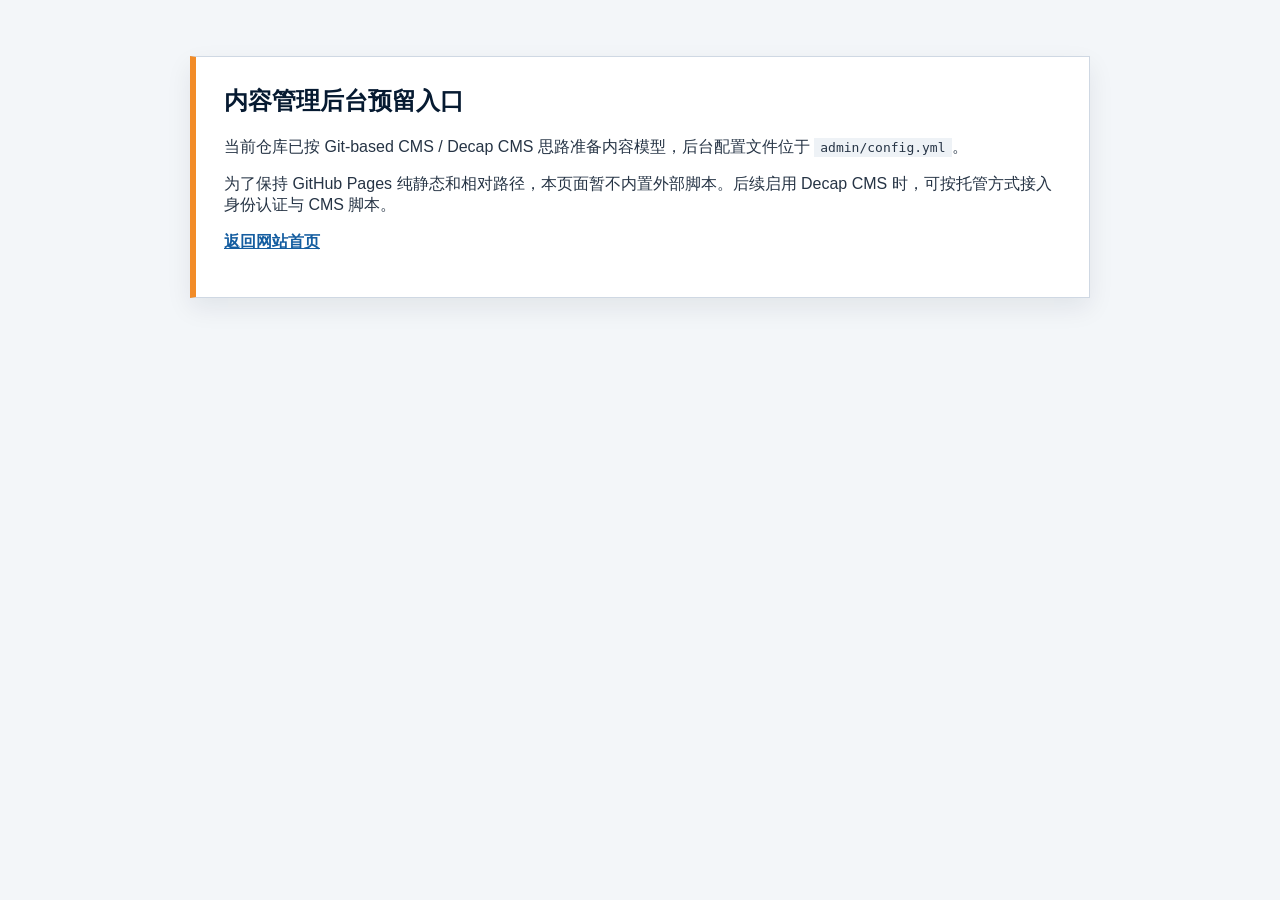
<file: admin/index.html>
<!doctype html>
<html lang="zh-CN">
  <head>
    <meta charset="utf-8" />
    <meta name="viewport" content="width=device-width, initial-scale=1" />
    <title>内容管理后台｜二里半智能制造有限公司</title>
    <style>
      body {
        margin: 0;
        font-family: Arial, "Microsoft YaHei", sans-serif;
        background: #f3f6f9;
        color: #263445;
      }
      main {
        width: min(900px, 100%);
        margin: 0 auto;
        padding: 56px 18px;
      }
      .panel {
        background: #fff;
        border: 1px solid #cfd8e3;
        border-left: 6px solid #f28c28;
        padding: 28px;
        box-shadow: 0 10px 24px rgba(14, 30, 48, 0.08);
      }
      h1 {
        color: #061a31;
        margin-top: 0;
      }
      code {
        background: #eef2f6;
        padding: 2px 6px;
      }
      a {
        color: #145da0;
        font-weight: 700;
      }
    </style>
  </head>
  <body>
    <main>
      <section class="panel">
        <h1>内容管理后台预留入口</h1>
        <p>
          当前仓库已按 Git-based CMS / Decap CMS
          思路准备内容模型，后台配置文件位于 <code>admin/config.yml</code>。
        </p>
        <p>
          为了保持 GitHub Pages
          纯静态和相对路径，本页面暂不内置外部脚本。后续启用 Decap CMS
          时，可按托管方式接入身份认证与 CMS 脚本。
        </p>
        <p><a href="../index.html">返回网站首页</a></p>
      </section>
    </main>
  </body>
</html>
</file>
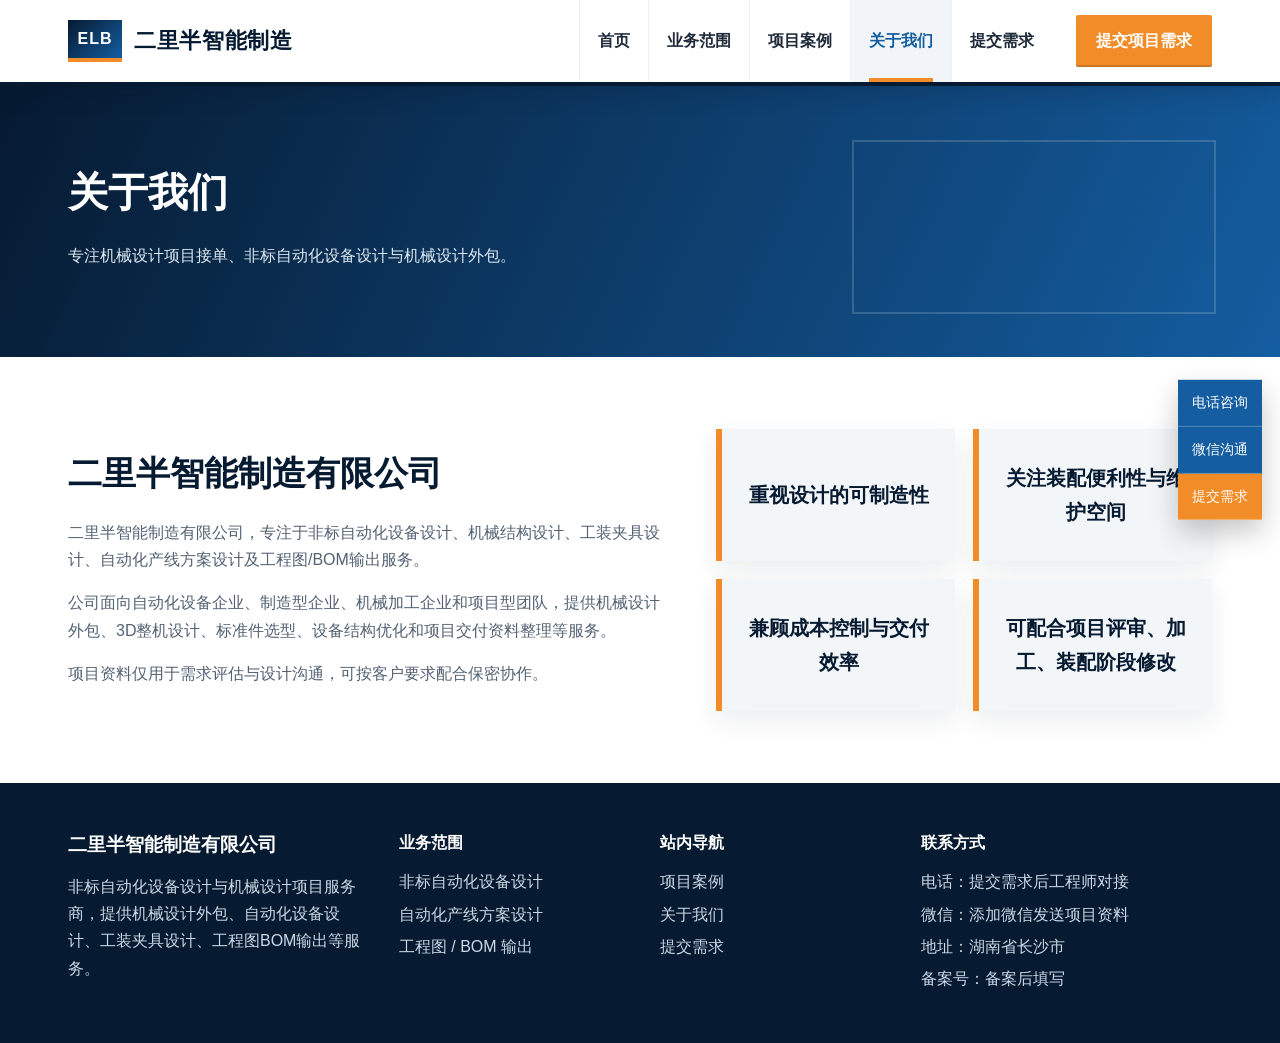
<file: about.html>
<!doctype html>
<html lang="zh-CN">
  <head>
    <meta charset="utf-8" />
    <meta name="viewport" content="width=device-width, initial-scale=1" />
    <title>关于我们｜二里半智能制造有限公司</title>
    <meta
      name="description"
      content="二里半智能制造有限公司专注非标自动化设备设计、机械设计外包、工程图/BOM输出。"
    />
    <link rel="stylesheet" href="assets/css/style.css" />
  </head>
  <body data-page="about">
    <header class="site-header">
      <div class="container header-inner">
        <a class="logo" href="index.html"
          ><span class="logo-mark">ELB</span><strong>二里半智能制造</strong></a
        >
        <button class="menu-toggle" aria-label="打开导航" aria-expanded="false">
          ☰
        </button>
        <nav class="main-nav">
          <a data-nav="home" href="index.html">首页</a>
          <a data-nav="services" href="services.html">业务范围</a>
          <a data-nav="cases" href="cases.html">项目案例</a>
          <a data-nav="about" href="about.html">关于我们</a>
          <a data-nav="contact" href="contact.html">提交需求</a>
        </nav>
        <a class="nav-cta" href="contact.html">提交项目需求</a>
      </div>
    </header>
    <main>
      <section class="page-hero">
        <div class="container">
          <h1>关于我们</h1>
          <p>专注机械设计项目接单、非标自动化设备设计与机械设计外包。</p>
        </div>
      </section>
      <section class="section about-home">
        <div class="container about-layout">
          <div class="about-copy">
            <h2>二里半智能制造有限公司</h2>
            <p>
              二里半智能制造有限公司，专注于非标自动化设备设计、机械结构设计、工装夹具设计、自动化产线方案设计及工程图/BOM输出服务。
            </p>
            <p>
              公司面向自动化设备企业、制造型企业、机械加工企业和项目型团队，提供机械设计外包、3D整机设计、标准件选型、设备结构优化和项目交付资料整理等服务。
            </p>
            <p>
              我们重视设计的可制造性、装配便利性、维护空间和成本控制，帮助客户提升项目设计效率，降低内部设计压力，加快项目交付进度。
            </p>
          </div>
          <div class="capability-grid">
            <div>非标自动化设计</div>
            <div>整机3D设计</div>
            <div>工程图/BOM输出</div>
            <div>项目修改配合</div>
          </div>
        </div>
      </section>
    </main>
    <footer class="footer">
      <div class="container footer-grid">
        <div>
          <h3>二里半智能制造有限公司</h3>
          <p>
            非标自动化设备设计与机械设计项目服务商，提供机械设计外包、自动化设备设计、工装夹具设计、工程图BOM输出等服务。
          </p>
        </div>
        <div>
          <h4>业务范围</h4>
          <a href="services.html">非标自动化设备设计</a>
          <a href="services.html">自动化产线方案设计</a>
          <a href="services.html">工程图 / BOM 输出</a>
        </div>
        <div>
          <h4>站内导航</h4>
          <a href="cases.html">项目案例</a>
          <a href="about.html">关于我们</a>
          <a href="contact.html">提交需求</a>
        </div>
        <div>
          <h4>联系方式</h4>
          <p>电话：提交需求后工程师对接</p>
          <p>微信：添加微信发送项目资料</p>
          <p>地址：湖南省长沙市</p>
          <p>备案号：备案后填写</p>
        </div>
      </div>
    </footer>
    <div class="float-contact">
      <a href="tel:#">电话咨询</a><a href="javascript:void(0)">微信沟通</a
      ><a href="contact.html">提交需求</a>
    </div>
    <button class="back-top" aria-label="返回顶部">↑</button>
    <script src="assets/js/main.js"></script>
  </body>
</html>
</file>
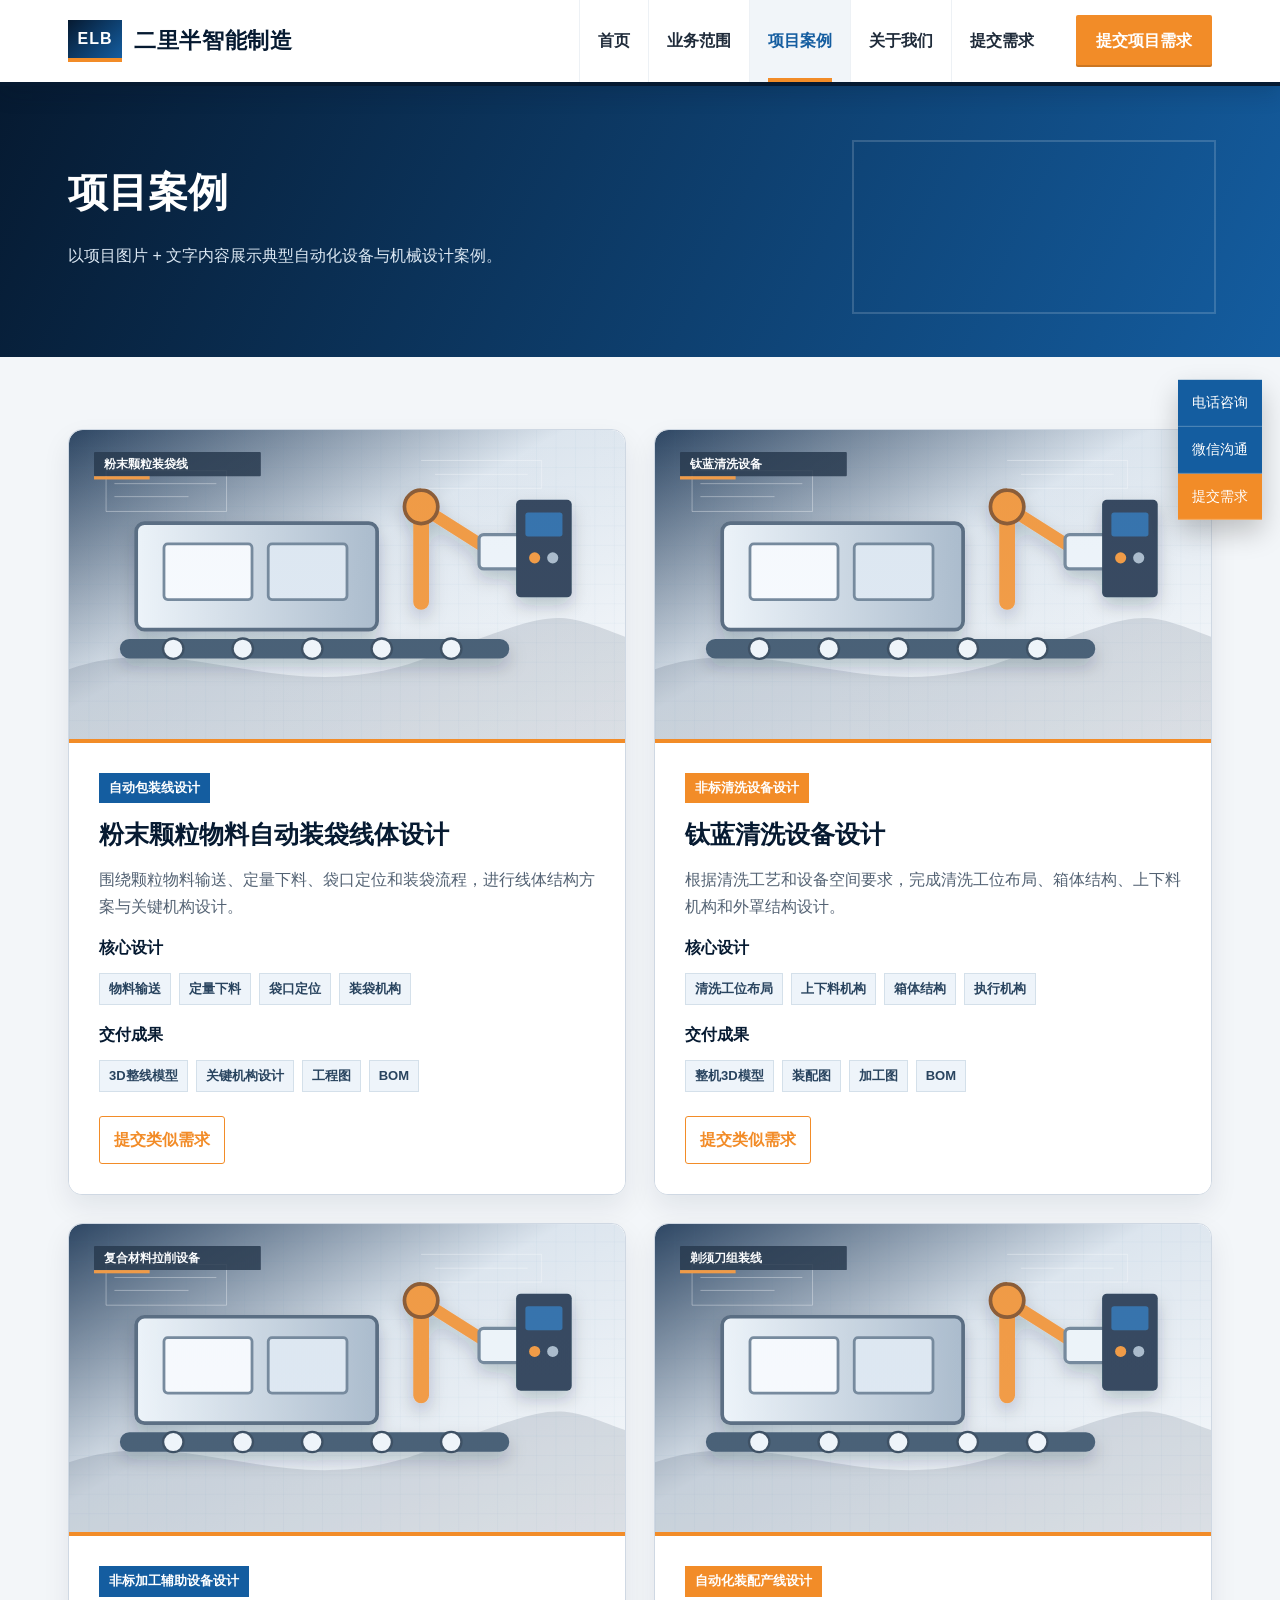
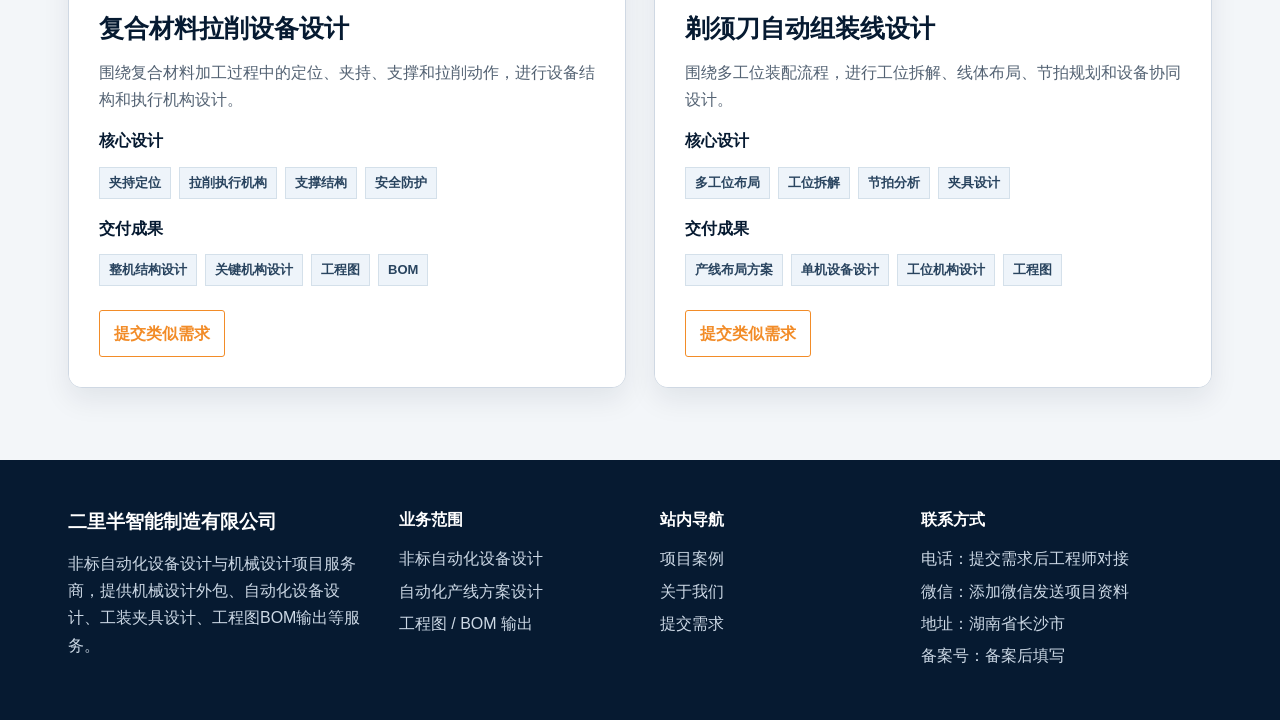
<file: cases.html>
<!doctype html>
<html lang="zh-CN">
  <head>
    <meta charset="utf-8" />
    <meta name="viewport" content="width=device-width, initial-scale=1" />
    <title>项目案例｜二里半智能制造有限公司</title>
    <meta
      name="description"
      content="二里半智能制造有限公司专注非标自动化设备设计、机械设计外包、工程图/BOM输出。"
    />
    <link rel="stylesheet" href="assets/css/style.css" />
  </head>
  <body data-page="cases">
    <header class="site-header">
      <div class="container header-inner">
        <a class="logo" href="index.html"
          ><span class="logo-mark">ELB</span><strong>二里半智能制造</strong></a
        >
        <button class="menu-toggle" aria-label="打开导航" aria-expanded="false">
          ☰
        </button>
        <nav class="main-nav">
          <a data-nav="home" href="index.html">首页</a>
          <a data-nav="services" href="services.html">业务范围</a>
          <a data-nav="cases" href="cases.html">项目案例</a>
          <a data-nav="about" href="about.html">关于我们</a>
          <a data-nav="contact" href="contact.html">提交需求</a>
        </nav>
        <a class="nav-cta" href="contact.html">提交项目需求</a>
      </div>
    </header>
    <main>
      <section class="page-hero">
        <div class="container">
          <h1>项目案例</h1>
          <p>以项目图片 + 文字内容展示典型自动化设备与机械设计案例。</p>
        </div>
      </section>
      <section class="section cases-section">
        <div class="container">
          <div class="case-list">
            <article class="case-media-card">
              <div class="case-image"><em>包装线体</em></div>
              <div class="case-body">
                <span class="case-tag">自动包装线设计</span>
                <h3>粉末颗粒物料自动装袋线体设计</h3>
                <p>
                  围绕颗粒物料输送、定量下料、袋口定位和装袋流程，进行线体结构方案与关键机构设计。
                </p>
                <dl>
                  <dt>核心设计内容</dt>
                  <dd>物料输送、定量下料、袋口定位、装袋机构、线体布局。</dd>
                  <dt>交付成果</dt>
                  <dd>3D整线模型、关键机构设计、工程图、BOM、标准件清单。</dd>
                  <dt>适用客户 / 行业</dt>
                  <dd>包装设备公司、制造企业、自动化集成商。</dd>
                </dl>
                <a class="text-link" href="contact.html">提交类似需求</a>
              </div>
            </article>
            <article class="case-media-card">
              <div class="case-image"><em>清洗设备</em></div>
              <div class="case-body">
                <span class="case-tag">非标清洗设备设计</span>
                <h3>钛蓝清洗设备设计</h3>
                <p>
                  根据清洗工艺和设备空间要求，完成清洗工位布局、箱体结构、上下料机构和外罩结构设计。
                </p>
                <dl>
                  <dt>核心设计内容</dt>
                  <dd>
                    清洗工位布局、上下料机构、箱体结构、执行机构、外罩钣金。
                  </dd>
                  <dt>交付成果</dt>
                  <dd>整机3D模型、装配图、加工图、BOM、标准件清单。</dd>
                  <dt>适用客户 / 行业</dt>
                  <dd>清洗设备公司、制造型企业、机械加工企业。</dd>
                </dl>
                <a class="text-link" href="contact.html">提交类似需求</a>
              </div>
            </article>
            <article class="case-media-card">
              <div class="case-image"><em>专机设备</em></div>
              <div class="case-body">
                <span class="case-tag">非标加工辅助设备设计</span>
                <h3>复合材料拉削设备设计</h3>
                <p>
                  围绕复合材料加工过程中的定位、夹持、支撑和拉削动作，进行设备结构和执行机构设计。
                </p>
                <dl>
                  <dt>核心设计内容</dt>
                  <dd>
                    夹持定位、拉削执行机构、支撑结构、安全防护、结构稳定性优化。
                  </dd>
                  <dt>交付成果</dt>
                  <dd>
                    整机结构设计、关键机构设计、工程图、BOM、结构优化建议。
                  </dd>
                  <dt>适用客户 / 行业</dt>
                  <dd>设备研发团队、机械加工企业、项目型工程公司。</dd>
                </dl>
                <a class="text-link" href="contact.html">提交类似需求</a>
              </div>
            </article>
            <article class="case-media-card">
              <div class="case-image"><em>组装产线</em></div>
              <div class="case-body">
                <span class="case-tag">自动化装配产线设计</span>
                <h3>剃须刀自动组装线设计</h3>
                <p>
                  围绕多工位装配流程，进行工位拆解、线体布局、节拍规划和设备协同设计。
                </p>
                <dl>
                  <dt>核心设计内容</dt>
                  <dd>
                    多工位布局、工位拆解、节拍分析、夹具设计、设备协同、输送规划。
                  </dd>
                  <dt>交付成果</dt>
                  <dd>
                    产线布局方案、单机设备设计、工位机构设计、工程图、BOM。
                  </dd>
                  <dt>适用客户 / 行业</dt>
                  <dd>自动化设备公司、3C制造企业、产线集成商。</dd>
                </dl>
                <a class="text-link" href="contact.html">提交类似需求</a>
              </div>
            </article>
          </div>
        </div>
      </section>
    </main>
    <footer class="footer">
      <div class="container footer-grid">
        <div>
          <h3>二里半智能制造有限公司</h3>
          <p>
            非标自动化设备设计与机械设计项目服务商，提供机械设计外包、自动化设备设计、工装夹具设计、工程图BOM输出等服务。
          </p>
        </div>
        <div>
          <h4>业务范围</h4>
          <a href="services.html">非标自动化设备设计</a>
          <a href="services.html">自动化产线方案设计</a>
          <a href="services.html">工程图 / BOM 输出</a>
        </div>
        <div>
          <h4>站内导航</h4>
          <a href="cases.html">项目案例</a>
          <a href="about.html">关于我们</a>
          <a href="contact.html">提交需求</a>
        </div>
        <div>
          <h4>联系方式</h4>
          <p>电话：提交需求后工程师对接</p>
          <p>微信：添加微信发送项目资料</p>
          <p>地址：湖南省长沙市</p>
          <p>备案号：备案后填写</p>
        </div>
      </div>
    </footer>
    <div class="float-contact">
      <a href="tel:#">电话咨询</a><a href="javascript:void(0)">微信沟通</a
      ><a href="contact.html">提交需求</a>
    </div>
    <button class="back-top" aria-label="返回顶部">↑</button>
    <script src="assets/js/main.js"></script>
  </body>
</html>
</file>
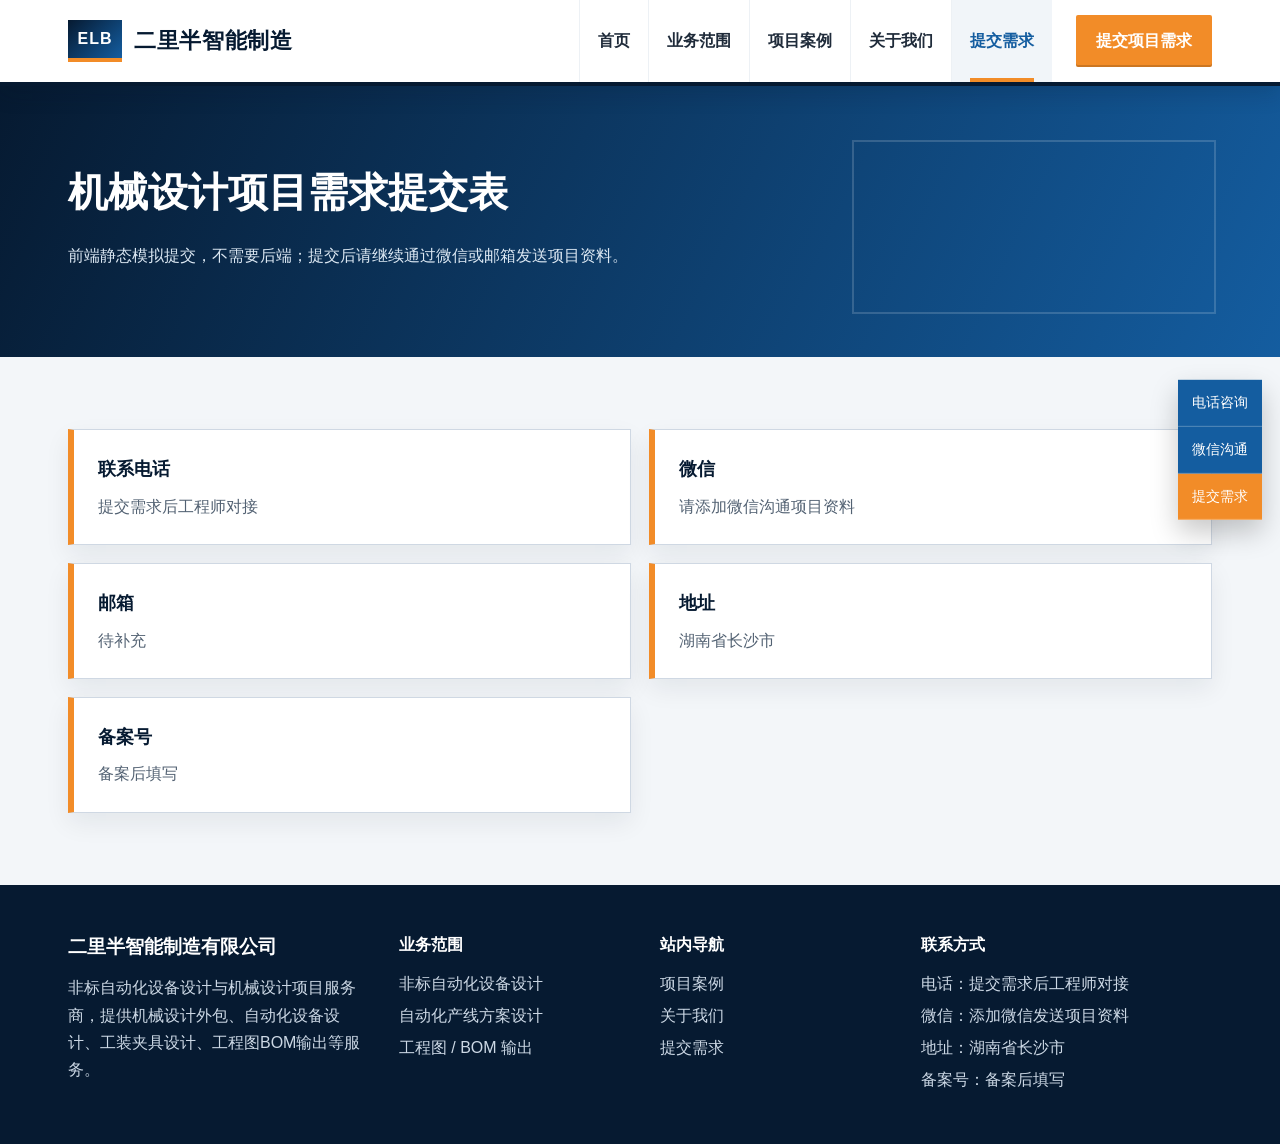
<file: contact.html>
<!doctype html>
<html lang="zh-CN">
  <head>
    <meta charset="utf-8" />
    <meta name="viewport" content="width=device-width, initial-scale=1" />
    <title>提交需求｜二里半智能制造有限公司</title>
    <meta
      name="description"
      content="二里半智能制造有限公司专注非标自动化设备设计、机械设计外包、工程图/BOM输出。"
    />
    <link rel="stylesheet" href="assets/css/style.css" />
  </head>
  <body data-page="contact">
    <header class="site-header">
      <div class="container header-inner">
        <a class="logo" href="index.html"
          ><span class="logo-mark">ELB</span><strong>二里半智能制造</strong></a
        >
        <button class="menu-toggle" aria-label="打开导航" aria-expanded="false">
          ☰
        </button>
        <nav class="main-nav">
          <a data-nav="home" href="index.html">首页</a>
          <a data-nav="services" href="services.html">业务范围</a>
          <a data-nav="cases" href="cases.html">项目案例</a>
          <a data-nav="about" href="about.html">关于我们</a>
          <a data-nav="contact" href="contact.html">提交需求</a>
        </nav>
        <a class="nav-cta" href="contact.html">提交项目需求</a>
      </div>
    </header>
    <main>
      <section class="page-hero">
        <div class="container">
          <h1>机械设计项目需求提交表</h1>
          <p>
            前端静态模拟提交，不需要后端；提交后请继续通过微信或邮箱发送项目资料。
          </p>
        </div>
      </section>
      <section class="section">
        <div class="container contact-cards" id="contactContent">
          <article class="contact-card">
            <strong>联系电话</strong>
            <p>提交需求后工程师对接</p>
          </article>
          <article class="contact-card">
            <strong>微信</strong>
            <p>请添加微信沟通项目资料</p>
          </article>
          <article class="contact-card">
            <strong>邮箱</strong>
            <p>待补充</p>
          </article>
          <article class="contact-card">
            <strong>地址</strong>
            <p>湖南省长沙市</p>
          </article>
        </div>
      </section>
    </main>
    <footer class="footer">
      <div class="container footer-grid">
        <div>
          <h3>二里半智能制造有限公司</h3>
          <p>
            非标自动化设备设计与机械设计项目服务商，提供机械设计外包、自动化设备设计、工装夹具设计、工程图BOM输出等服务。
          </p>
        </div>
        <div>
          <h4>业务范围</h4>
          <a href="services.html">非标自动化设备设计</a>
          <a href="services.html">自动化产线方案设计</a>
          <a href="services.html">工程图 / BOM 输出</a>
        </div>
        <div>
          <h4>站内导航</h4>
          <a href="cases.html">项目案例</a>
          <a href="about.html">关于我们</a>
          <a href="contact.html">提交需求</a>
        </div>
        <div>
          <h4>联系方式</h4>
          <p>电话：提交需求后工程师对接</p>
          <p>微信：添加微信发送项目资料</p>
          <p>地址：湖南省长沙市</p>
          <p>备案号：备案后填写</p>
        </div>
      </div>
    </footer>
    <div class="float-contact">
      <a href="tel:#">电话咨询</a><a href="javascript:void(0)">微信沟通</a
      ><a href="contact.html">提交需求</a>
    </div>
    <button class="back-top" aria-label="返回顶部">↑</button>
    <script src="assets/js/main.js"></script>
  </body>
</html>
</file>
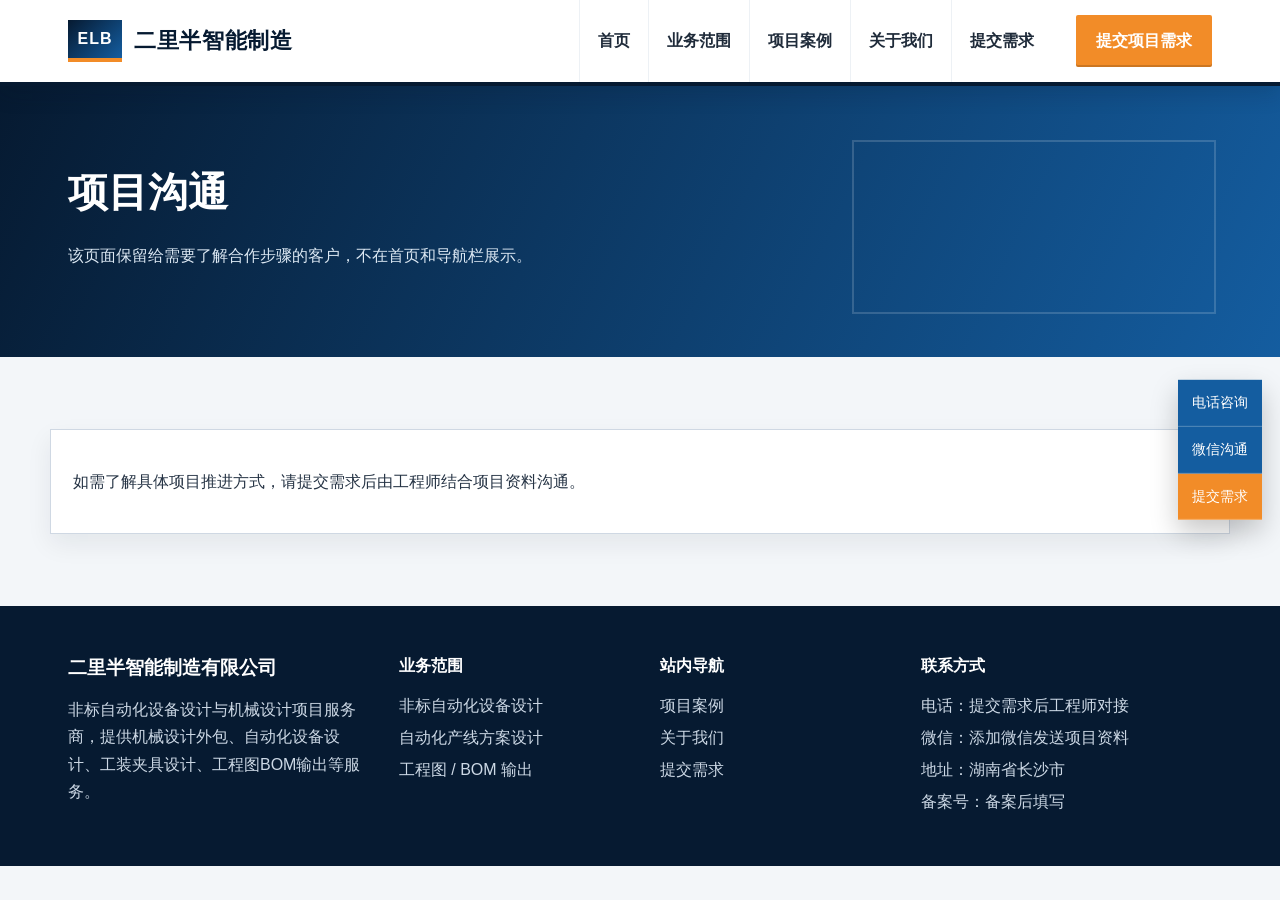
<file: process.html>
<!doctype html>
<html lang="zh-CN">
  <head>
    <meta charset="utf-8" />
    <meta name="viewport" content="width=device-width, initial-scale=1" />
    <title>项目沟通｜二里半智能制造有限公司</title>
    <meta
      name="description"
      content="二里半智能制造有限公司专注非标自动化设备设计、机械设计外包、工程图/BOM输出。"
    />
    <link rel="stylesheet" href="assets/css/style.css" />
  </head>
  <body data-page="">
    <header class="site-header">
      <div class="container header-inner">
        <a class="logo" href="index.html"
          ><span class="logo-mark">ELB</span><strong>二里半智能制造</strong></a
        >
        <button class="menu-toggle" aria-label="打开导航" aria-expanded="false">
          ☰
        </button>
        <nav class="main-nav">
          <a data-nav="home" href="index.html">首页</a>
          <a data-nav="services" href="services.html">业务范围</a>
          <a data-nav="cases" href="cases.html">项目案例</a>
          <a data-nav="about" href="about.html">关于我们</a>
          <a data-nav="contact" href="contact.html">提交需求</a>
        </nav>
        <a class="nav-cta" href="contact.html">提交项目需求</a>
      </div>
    </header>
    <main>
      <section class="page-hero">
        <div class="container">
          <h1>项目沟通</h1>
          <p>该页面保留给需要了解合作步骤的客户，不在首页和导航栏展示。</p>
        </div>
      </section>
      <section class="section">
        <div class="container content-card">
          <p>
            如需了解具体项目推进方式，请提交需求后由工程师结合项目资料沟通。
          </p>
        </div>
      </section>
    </main>
    <footer class="footer">
      <div class="container footer-grid">
        <div>
          <h3>二里半智能制造有限公司</h3>
          <p>
            非标自动化设备设计与机械设计项目服务商，提供机械设计外包、自动化设备设计、工装夹具设计、工程图BOM输出等服务。
          </p>
        </div>
        <div>
          <h4>业务范围</h4>
          <a href="services.html">非标自动化设备设计</a>
          <a href="services.html">自动化产线方案设计</a>
          <a href="services.html">工程图 / BOM 输出</a>
        </div>
        <div>
          <h4>站内导航</h4>
          <a href="cases.html">项目案例</a>
          <a href="about.html">关于我们</a>
          <a href="contact.html">提交需求</a>
        </div>
        <div>
          <h4>联系方式</h4>
          <p>电话：提交需求后工程师对接</p>
          <p>微信：添加微信发送项目资料</p>
          <p>地址：湖南省长沙市</p>
          <p>备案号：备案后填写</p>
        </div>
      </div>
    </footer>
    <div class="float-contact">
      <a href="tel:#">电话咨询</a><a href="javascript:void(0)">微信沟通</a
      ><a href="contact.html">提交需求</a>
    </div>
    <button class="back-top" aria-label="返回顶部">↑</button>
    <script src="assets/js/main.js"></script>
  </body>
</html>
</file>
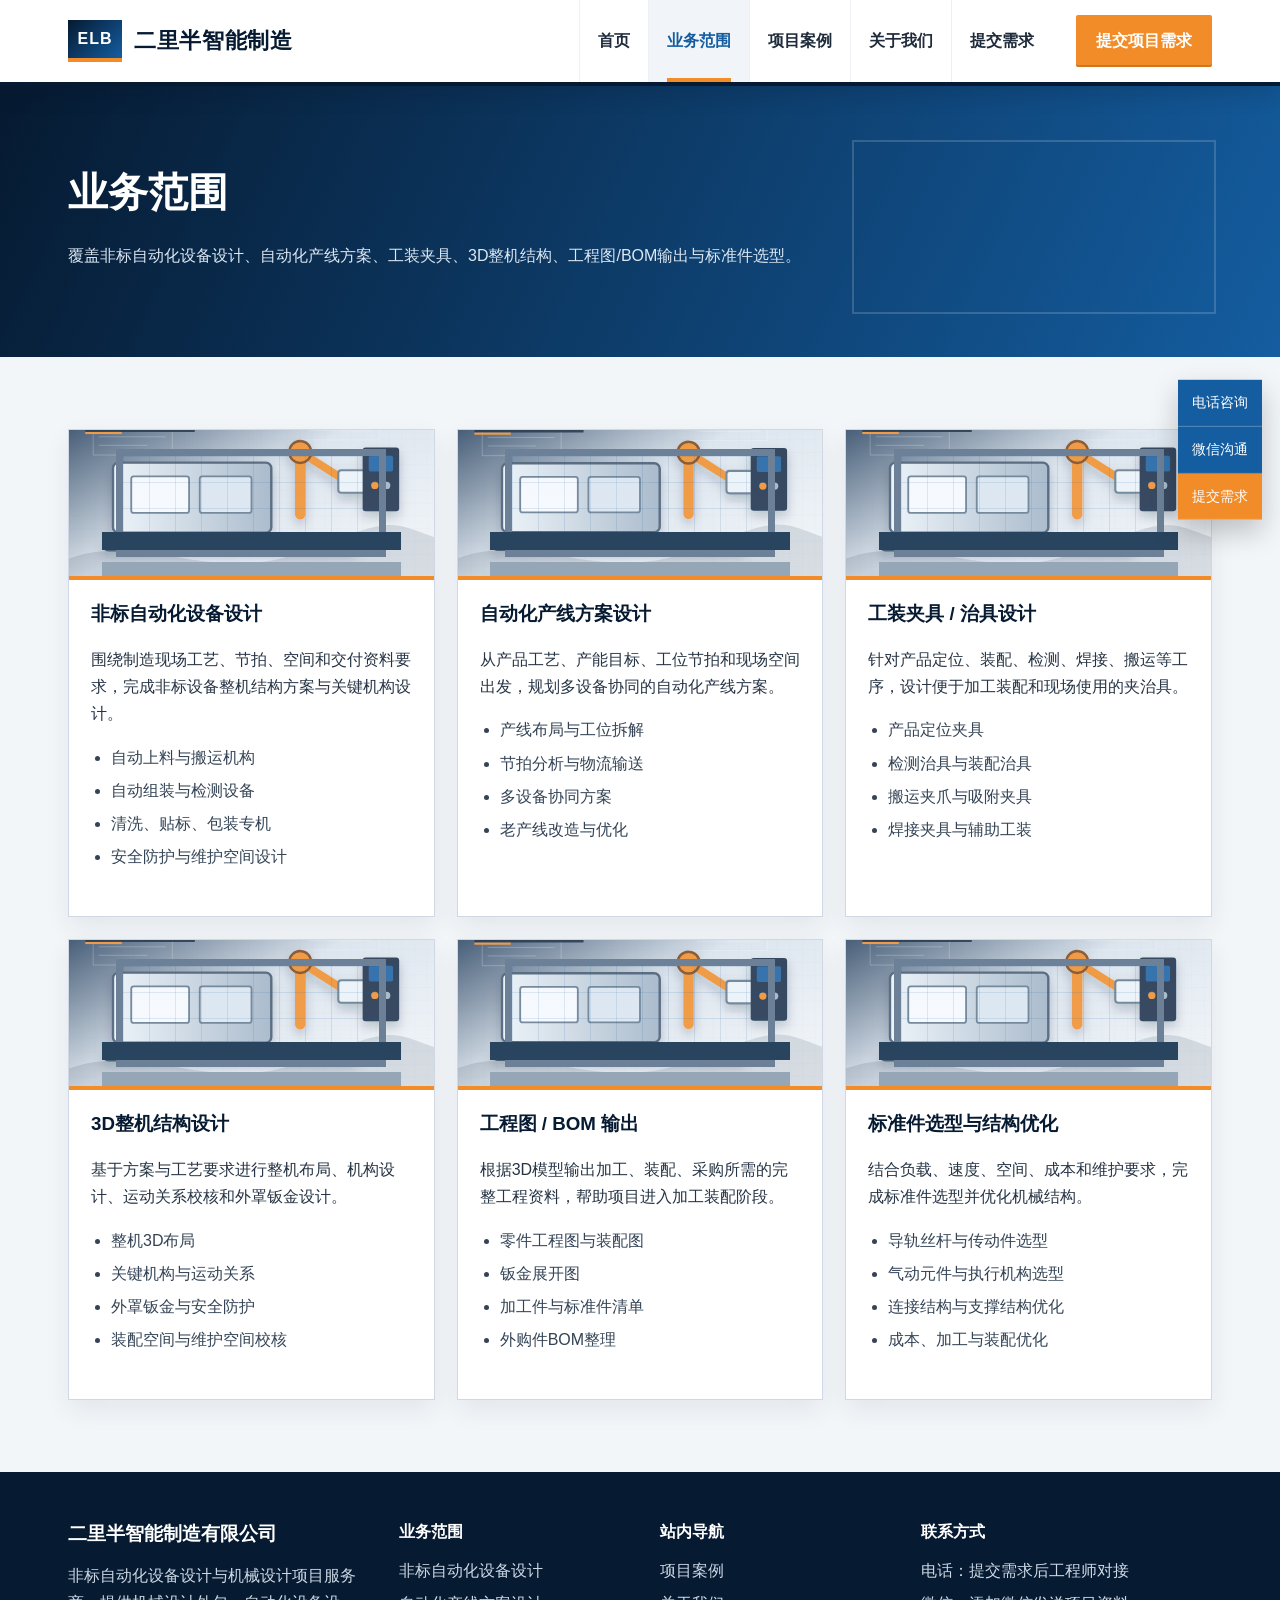
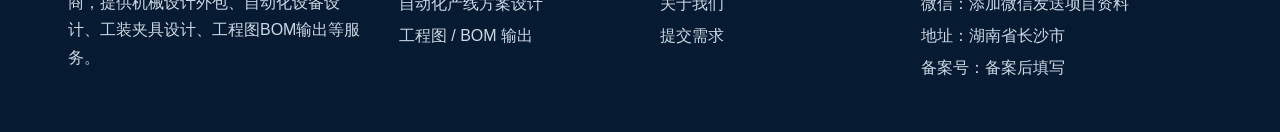
<file: services.html>
<!doctype html>
<html lang="zh-CN">
  <head>
    <meta charset="utf-8" />
    <meta name="viewport" content="width=device-width, initial-scale=1" />
    <title>业务范围｜二里半智能制造有限公司</title>
    <meta
      name="description"
      content="二里半智能制造有限公司专注非标自动化设备设计、机械设计外包、工程图/BOM输出。"
    />
    <link rel="stylesheet" href="assets/css/style.css" />
  </head>
  <body data-page="services">
    <header class="site-header">
      <div class="container header-inner">
        <a class="logo" href="index.html"
          ><span class="logo-mark">ELB</span><strong>二里半智能制造</strong></a
        >
        <button class="menu-toggle" aria-label="打开导航" aria-expanded="false">
          ☰
        </button>
        <nav class="main-nav">
          <a data-nav="home" href="index.html">首页</a>
          <a data-nav="services" href="services.html">业务范围</a>
          <a data-nav="cases" href="cases.html">项目案例</a>
          <a data-nav="about" href="about.html">关于我们</a>
          <a data-nav="contact" href="contact.html">提交需求</a>
        </nav>
        <a class="nav-cta" href="contact.html">提交项目需求</a>
      </div>
    </header>
    <main>
      <section class="page-hero">
        <div class="container">
          <h1>业务范围</h1>
          <p>
            覆盖非标自动化设备设计、自动化产线方案、工装夹具、3D整机结构、工程图/BOM输出与标准件选型。
          </p>
        </div>
      </section>
      <section class="section">
        <div class="container service-grid">
          <article class="service-card">
            <div class="service-visual visual-automation"></div>
            <h3>非标自动化设备设计</h3>
            <p>
              围绕制造现场工艺、节拍、空间和交付资料要求，完成非标设备整机结构方案与关键机构设计。
            </p>
            <ul>
              <li>自动上料与搬运机构</li>
              <li>自动组装与检测设备</li>
              <li>清洗、贴标、包装专机</li>
              <li>安全防护与维护空间设计</li>
            </ul>
          </article>
          <article class="service-card">
            <div class="service-visual visual-line"></div>
            <h3>自动化产线方案设计</h3>
            <p>
              从产品工艺、产能目标、工位节拍和现场空间出发，规划多设备协同的自动化产线方案。
            </p>
            <ul>
              <li>产线布局与工位拆解</li>
              <li>节拍分析与物流输送</li>
              <li>多设备协同方案</li>
              <li>老产线改造与优化</li>
            </ul>
          </article>
          <article class="service-card">
            <div class="service-visual visual-fixture"></div>
            <h3>工装夹具 / 治具设计</h3>
            <p>
              针对产品定位、装配、检测、焊接、搬运等工序，设计便于加工装配和现场使用的夹治具。
            </p>
            <ul>
              <li>产品定位夹具</li>
              <li>检测治具与装配治具</li>
              <li>搬运夹爪与吸附夹具</li>
              <li>焊接夹具与辅助工装</li>
            </ul>
          </article>
          <article class="service-card">
            <div class="service-visual visual-3d"></div>
            <h3>3D整机结构设计</h3>
            <p>
              基于方案与工艺要求进行整机布局、机构设计、运动关系校核和外罩钣金设计。
            </p>
            <ul>
              <li>整机3D布局</li>
              <li>关键机构与运动关系</li>
              <li>外罩钣金与安全防护</li>
              <li>装配空间与维护空间校核</li>
            </ul>
          </article>
          <article class="service-card">
            <div class="service-visual visual-drawing"></div>
            <h3>工程图 / BOM 输出</h3>
            <p>
              根据3D模型输出加工、装配、采购所需的完整工程资料，帮助项目进入加工装配阶段。
            </p>
            <ul>
              <li>零件工程图与装配图</li>
              <li>钣金展开图</li>
              <li>加工件与标准件清单</li>
              <li>外购件BOM整理</li>
            </ul>
          </article>
          <article class="service-card">
            <div class="service-visual visual-parts"></div>
            <h3>标准件选型与结构优化</h3>
            <p>
              结合负载、速度、空间、成本和维护要求，完成标准件选型并优化机械结构。
            </p>
            <ul>
              <li>导轨丝杆与传动件选型</li>
              <li>气动元件与执行机构选型</li>
              <li>连接结构与支撑结构优化</li>
              <li>成本、加工与装配优化</li>
            </ul>
          </article>
        </div>
      </section>
    </main>
    <footer class="footer">
      <div class="container footer-grid">
        <div>
          <h3>二里半智能制造有限公司</h3>
          <p>
            非标自动化设备设计与机械设计项目服务商，提供机械设计外包、自动化设备设计、工装夹具设计、工程图BOM输出等服务。
          </p>
        </div>
        <div>
          <h4>业务范围</h4>
          <a href="services.html">非标自动化设备设计</a>
          <a href="services.html">自动化产线方案设计</a>
          <a href="services.html">工程图 / BOM 输出</a>
        </div>
        <div>
          <h4>站内导航</h4>
          <a href="cases.html">项目案例</a>
          <a href="about.html">关于我们</a>
          <a href="contact.html">提交需求</a>
        </div>
        <div>
          <h4>联系方式</h4>
          <p>电话：提交需求后工程师对接</p>
          <p>微信：添加微信发送项目资料</p>
          <p>地址：湖南省长沙市</p>
          <p>备案号：备案后填写</p>
        </div>
      </div>
    </footer>
    <div class="float-contact">
      <a href="tel:#">电话咨询</a><a href="javascript:void(0)">微信沟通</a
      ><a href="contact.html">提交需求</a>
    </div>
    <button class="back-top" aria-label="返回顶部">↑</button>
    <script src="assets/js/main.js"></script>
  </body>
</html>
</file>
<file: assets/css/style.css>
:root {
  --navy: #061a31;
  --navy-soft: #0b2748;
  --blue: #145da0;
  --steel: #eef2f6;
  --line: #cfd8e3;
  --text: #263445;
  --muted: #687789;
  --orange: #f28c28;
  --dark: #101820;
}
* {
  box-sizing: border-box;
}
html {
  scroll-behavior: smooth;
}
body {
  margin: 0;
  font-family: Arial, "Microsoft YaHei", sans-serif;
  color: var(--text);
  background: #f3f6f9;
  line-height: 1.7;
}
a {
  color: inherit;
  text-decoration: none;
}
.container {
  width: min(1180px, 100%);
  margin: 0 auto;
  padding: 0 18px;
}
.site-header {
  position: sticky;
  top: 0;
  z-index: 50;
  background: #fff;
  border-bottom: 4px solid var(--navy);
  box-shadow: 0 8px 20px rgba(4, 18, 34, 0.15);
}
.header-inner {
  height: 82px;
  display: flex;
  align-items: center;
  gap: 24px;
}
.logo {
  display: flex;
  align-items: center;
  gap: 12px;
  color: var(--navy);
  min-width: max-content;
}
.logo-mark {
  display: grid;
  place-items: center;
  width: 54px;
  height: 42px;
  background: linear-gradient(135deg, var(--navy), var(--blue));
  color: #fff;
  font-weight: 900;
  letter-spacing: 0.06em;
  border-bottom: 4px solid var(--orange);
}
.logo strong {
  font-size: 22px;
  letter-spacing: 0.03em;
}
.main-nav {
  margin-left: auto;
  display: flex;
  align-items: center;
  height: 100%;
  gap: 0;
}
.main-nav a {
  display: flex;
  align-items: center;
  height: 100%;
  padding: 0 18px;
  color: #1f2b3a;
  font-weight: 800;
  border-left: 1px solid #edf1f5;
  position: relative;
}
.main-nav a:hover,
.main-nav a.active {
  background: #f1f5f9;
  color: var(--blue);
}
.main-nav a.active:after {
  content: "";
  position: absolute;
  left: 18px;
  right: 18px;
  bottom: 0;
  height: 4px;
  background: var(--orange);
}
.nav-cta,
.btn-primary {
  display: inline-block;
  background: var(--orange);
  color: #fff;
  font-weight: 900;
  padding: 12px 20px;
  border: 0;
  border-radius: 2px;
  box-shadow: inset 0 -2px 0 rgba(0, 0, 0, 0.16);
  cursor: pointer;
}
.nav-cta:hover,
.btn-primary:hover {
  background: #df7614;
}
.btn-ghost {
  display: inline-block;
  border: 2px solid rgba(255, 255, 255, 0.8);
  color: #fff;
  font-weight: 900;
  padding: 10px 18px;
  border-radius: 2px;
}
.text-link {
  color: var(--blue);
  font-weight: 900;
}
.menu-toggle {
  display: none;
  margin-left: auto;
  background: var(--navy);
  color: #fff;
  border: 0;
  padding: 9px 12px;
  font-size: 20px;
}
.hero-banner {
  position: relative;
  overflow: hidden;
  background: linear-gradient(
    105deg,
    rgba(6, 26, 49, 0.97),
    rgba(8, 39, 73, 0.95) 48%,
    rgba(20, 93, 160, 0.82)
  );
  color: #fff;
}
.hero-banner:before {
  content: "";
  position: absolute;
  inset: 0;
  background-image:
    linear-gradient(90deg, rgba(255, 255, 255, 0.06) 1px, transparent 1px),
    linear-gradient(rgba(255, 255, 255, 0.05) 1px, transparent 1px);
  background-size: 48px 48px;
}
.hero-bg-machine span {
  position: absolute;
  border: 2px solid rgba(255, 255, 255, 0.15);
}
.hero-bg-machine span:nth-child(1) {
  right: 6%;
  top: 18%;
  width: 420px;
  height: 220px;
}
.hero-bg-machine span:nth-child(2) {
  right: 13%;
  top: 33%;
  width: 260px;
  height: 90px;
}
.hero-bg-machine span:nth-child(3) {
  right: 2%;
  bottom: 12%;
  width: 520px;
  height: 46px;
}
.hero-content {
  position: relative;
  display: grid;
  grid-template-columns: 1.05fr 0.95fr;
  gap: 42px;
  min-height: 620px;
  align-items: center;
}
.eyebrow,
.section-head span {
  color: var(--orange);
  font-weight: 900;
  letter-spacing: 0.12em;
  text-transform: uppercase;
}
.hero-copy h1 {
  font-size: 52px;
  line-height: 1.12;
  margin: 14px 0 20px;
  max-width: 780px;
}
.hero-desc {
  font-size: 19px;
  color: #dbe7f3;
  max-width: 760px;
}
.hero-tags {
  display: flex;
  flex-wrap: wrap;
  gap: 10px;
  margin: 28px 0;
}
.hero-tags span {
  border: 1px solid rgba(255, 255, 255, 0.35);
  background: rgba(255, 255, 255, 0.08);
  padding: 8px 14px;
  font-weight: 800;
}
.hero-actions {
  display: flex;
  gap: 14px;
  flex-wrap: wrap;
}
.equipment-panel {
  position: relative;
  min-height: 390px;
  border: 1px solid rgba(255, 255, 255, 0.22);
  background: linear-gradient(
    145deg,
    rgba(255, 255, 255, 0.12),
    rgba(255, 255, 255, 0.04)
  );
  box-shadow: 0 30px 70px rgba(0, 0, 0, 0.28);
  overflow: hidden;
}
.equipment-panel:before {
  content: "";
  position: absolute;
  inset: 20px;
  background-image:
    linear-gradient(90deg, rgba(255, 255, 255, 0.08) 1px, transparent 1px),
    linear-gradient(rgba(255, 255, 255, 0.08) 1px, transparent 1px);
  background-size: 30px 30px;
}
.gantry,
.cabinet,
.conveyor,
.robot-arm,
.control-box {
  position: absolute;
}
.gantry {
  left: 10%;
  top: 16%;
  width: 66%;
  height: 42%;
  border: 12px solid #dce7f2;
  border-bottom: 0;
}
.cabinet {
  left: 18%;
  top: 38%;
  width: 36%;
  height: 32%;
  background: #f8fbff;
  border: 7px solid #a9bacb;
}
.conveyor {
  left: 7%;
  right: 7%;
  bottom: 15%;
  height: 42px;
  background: #aebdcc;
  border: 5px solid #e5edf5;
  display: flex;
  justify-content: space-around;
  align-items: center;
}
.conveyor i {
  width: 21px;
  height: 21px;
  border-radius: 50%;
  background: #152438;
}
.robot-arm {
  right: 17%;
  top: 29%;
  width: 26px;
  height: 160px;
  background: var(--orange);
  transform: rotate(28deg);
  transform-origin: top;
}
.control-box {
  right: 8%;
  top: 20%;
  width: 76px;
  height: 98px;
  background: #162b43;
  border: 4px solid #6f8eaa;
}
.section {
  padding: 72px 0;
}
.section-head {
  text-align: center;
  margin-bottom: 34px;
}
.section-head h2 {
  margin: 6px 0 10px;
  font-size: 34px;
  line-height: 1.2;
  color: var(--navy);
  font-weight: 900;
}
.section-head p {
  max-width: 800px;
  margin: 0 auto;
  color: var(--muted);
}
.business-section {
  background: #fff;
}
.business-slider {
  position: relative;
  border: 1px solid var(--line);
  background: #fff;
  box-shadow: 0 16px 36px rgba(14, 30, 48, 0.09);
  overflow: hidden;
}
.business-slides {
  position: relative;
  min-height: 420px;
}
.business-slide {
  display: grid;
  grid-template-columns: 1.04fr 0.96fr;
  gap: 0;
  position: absolute;
  inset: 0;
  opacity: 0;
  transform: translateX(24px);
  transition:
    opacity 0.35s ease,
    transform 0.35s ease;
  pointer-events: none;
}
.business-slide.active {
  opacity: 1;
  transform: translateX(0);
  pointer-events: auto;
  position: relative;
}
.business-image,
.service-visual {
  position: relative;
  min-height: 420px;
  background: linear-gradient(135deg, #dce5ee, #f8fafc);
  overflow: hidden;
  border-right: 4px solid var(--orange);
}
.business-image:before,
.service-visual:before {
  content: "";
  position: absolute;
  inset: 13%;
  border: 7px solid #6c8197;
  background-image:
    linear-gradient(90deg, rgba(20, 93, 160, 0.12) 1px, transparent 1px),
    linear-gradient(rgba(20, 93, 160, 0.12) 1px, transparent 1px);
  background-size: 26px 26px;
}
.business-image:after,
.service-visual:after {
  content: "";
  position: absolute;
  left: 9%;
  right: 9%;
  bottom: 18%;
  height: 18px;
  background: #29445f;
  box-shadow: 0 30px 0 #95a6b7;
}
.business-image span {
  position: absolute;
  left: 24px;
  bottom: 24px;
  background: rgba(6, 26, 49, 0.85);
  color: #fff;
  padding: 8px 12px;
  font-weight: 900;
}
.business-copy {
  padding: 48px;
  display: flex;
  flex-direction: column;
  justify-content: center;
}
.business-copy h3 {
  color: var(--navy);
  font-size: 30px;
  margin: 8px 0 12px;
}
.business-copy p {
  color: #516171;
  margin: 0 0 18px;
}
.business-copy ul,
.service-card ul {
  margin: 0 0 24px;
  padding-left: 20px;
  color: #344456;
}
.business-copy li,
.service-card li {
  margin: 6px 0;
}
.visual-line:before {
  height: 36%;
  top: 33%;
}
.visual-fixture:before {
  border-width: 12px;
  border-top: 0;
}
.visual-3d:before {
  transform: skew(-10deg);
}
.visual-drawing:before {
  background: repeating-linear-gradient(
    0deg,
    transparent 0 14px,
    rgba(20, 93, 160, 0.16) 15px
  );
}
.visual-parts:before {
  border-radius: 50%;
}
.slider-arrow {
  position: absolute;
  top: 50%;
  transform: translateY(-50%);
  z-index: 3;
  width: 44px;
  height: 54px;
  border: 0;
  background: rgba(6, 26, 49, 0.86);
  color: #fff;
  font-size: 34px;
  cursor: pointer;
}
.slider-prev {
  left: 0;
}
.slider-next {
  right: 0;
}
.slider-dots {
  position: absolute;
  left: 0;
  right: 0;
  bottom: 18px;
  display: flex;
  justify-content: center;
  gap: 9px;
  z-index: 4;
}
.slider-dot {
  width: 10px;
  height: 10px;
  border-radius: 50%;
  border: 1px solid var(--blue);
  background: #fff;
  cursor: pointer;
}
.slider-dot.active {
  background: var(--orange);
  border-color: var(--orange);
}
.cases-section {
  background: #f3f6f9;
}
.case-list {
  display: grid;
  gap: 28px;
}
.case-media-card {
  display: grid;
  grid-template-columns: 0.95fr 1.15fr;
  gap: 0;
  background: #fff;
  border: 1px solid var(--line);
  box-shadow: 0 12px 28px rgba(14, 30, 48, 0.08);
}
.case-image {
  min-height: 270px;
  position: relative;
  overflow: hidden;
  background: linear-gradient(135deg, #b9c8d8, #eef3f8);
  border-right: 4px solid var(--navy);
}
.case-image:before {
  content: "";
  position: absolute;
  left: 12%;
  right: 12%;
  top: 25%;
  height: 34%;
  border: 8px solid #61778d;
  background: rgba(255, 255, 255, 0.28);
}
.case-image:after {
  content: "";
  position: absolute;
  left: 0;
  right: 0;
  bottom: 24%;
  height: 18px;
  background: #788da1;
  box-shadow: 0 34px 0 #aebdcc;
}
.case-image em {
  position: absolute;
  right: 16px;
  bottom: 14px;
  font-style: normal;
  color: #fff;
  background: rgba(6, 26, 49, 0.82);
  padding: 4px 10px;
  font-weight: 800;
}
.case-body {
  padding: 30px;
}
.case-tag {
  display: inline-block;
  background: var(--blue);
  color: #fff;
  font-size: 13px;
  font-weight: 900;
  padding: 4px 10px;
  margin-bottom: 10px;
}
.case-media-card:nth-child(even) .case-tag {
  background: var(--orange);
}
.case-body h3 {
  color: var(--navy);
  font-size: 25px;
  margin: 0 0 10px;
}
.case-body p {
  color: #536273;
  margin: 0 0 14px;
}
.case-body dl {
  margin: 0;
}
.case-body dt {
  color: var(--navy);
  font-weight: 900;
  margin-top: 10px;
}
.case-body dd {
  margin: 2px 0 0;
  color: #536273;
}
.advantages-section {
  background: #fff;
}
.advantage-grid,
.capability-grid {
  display: grid;
  grid-template-columns: repeat(4, 1fr);
  gap: 18px;
}
.advantage-grid div,
.capability-grid div {
  background: #f3f6f9;
  border-left: 6px solid var(--orange);
  padding: 24px;
  min-height: 132px;
  box-shadow: 0 10px 24px rgba(15, 34, 55, 0.08);
}
.advantage-grid strong {
  display: block;
  color: var(--navy);
  font-size: 19px;
  margin-bottom: 8px;
}
.advantage-grid p {
  margin: 0;
  color: #536273;
}
.contact-strip {
  background: var(--navy);
  color: #fff;
  padding: 42px 0;
}
.contact-strip-inner {
  display: flex;
  align-items: center;
  justify-content: space-between;
  gap: 24px;
}
.contact-strip h2 {
  margin: 0 0 6px;
}
.contact-strip p {
  margin: 0;
  color: #d3dfeb;
}
.footer {
  background: #081523;
  color: #ccd8e5;
  padding: 46px 0;
}
.footer-grid {
  display: grid;
  grid-template-columns: 1.3fr 1fr 1fr 1.25fr;
  gap: 28px;
}
.footer h3,
.footer h4 {
  color: #fff;
  margin: 0 0 12px;
}
.footer a,
.footer p {
  display: block;
  color: #ccd8e5;
  margin: 5px 0;
}
.float-contact {
  position: fixed;
  right: 18px;
  top: 50%;
  z-index: 40;
  transform: translateY(-50%);
  display: flex;
  flex-direction: column;
  box-shadow: 0 12px 26px rgba(0, 0, 0, 0.22);
}
.float-contact a {
  background: var(--blue);
  color: #fff;
  padding: 11px 14px;
  border-bottom: 1px solid rgba(255, 255, 255, 0.18);
  font-size: 14px;
}
.float-contact a:last-child {
  background: var(--orange);
}
.back-top {
  display: none;
  position: fixed;
  right: 22px;
  bottom: 24px;
  z-index: 40;
  width: 42px;
  height: 42px;
  border: 0;
  background: var(--dark);
  color: #fff;
  font-size: 18px;
}
.back-top.show {
  display: block;
}
.page-hero {
  background: linear-gradient(115deg, var(--navy), var(--blue));
  color: #fff;
  padding: 72px 0;
  position: relative;
  overflow: hidden;
}
.page-hero:after {
  content: "";
  position: absolute;
  right: 5%;
  top: 20%;
  width: 360px;
  height: 170px;
  border: 2px solid rgba(255, 255, 255, 0.16);
}
.page-hero h1 {
  font-size: 40px;
  margin: 0 0 12px;
}
.page-hero p {
  max-width: 760px;
  color: #dce8f3;
}
.service-grid {
  display: grid;
  grid-template-columns: repeat(3, 1fr);
  gap: 22px;
}
.service-card,
.content-card {
  background: #fff;
  border: 1px solid var(--line);
  padding: 22px;
  box-shadow: 0 10px 24px rgba(14, 30, 48, 0.07);
}
.service-card .service-visual {
  min-height: 150px;
  margin: -22px -22px 18px;
  border-right: 0;
  border-bottom: 4px solid var(--orange);
}
.service-card h3 {
  color: var(--navy);
  margin: 0 0 8px;
}
.about-home {
  background: #fff;
}
.about-layout {
  display: grid;
  grid-template-columns: 1.1fr 0.9fr;
  gap: 42px;
  align-items: center;
}
.about-copy h2 {
  font-size: 34px;
  color: var(--navy);
  margin: 8px 0 16px;
}
.about-copy p {
  color: #536273;
}
.capability-grid {
  grid-template-columns: repeat(2, 1fr);
}
.capability-grid div {
  display: grid;
  place-items: center;
  text-align: center;
  font-size: 20px;
  font-weight: 900;
  color: var(--navy);
}
.form-grid {
  display: grid;
  grid-template-columns: repeat(2, 1fr);
  gap: 16px;
}
.form-grid label,
.form-grid fieldset {
  display: flex;
  flex-direction: column;
  gap: 6px;
  font-weight: 900;
  color: var(--navy);
}
.form-grid fieldset,
.form-full {
  grid-column: 1/-1;
}
.form-grid fieldset {
  border: 0;
  margin: 0;
  padding: 0;
}
.form-grid input,
.form-grid select,
.form-grid textarea {
  width: 100%;
  border: 1px solid var(--line);
  border-radius: 0;
  padding: 12px;
  font: inherit;
  background: #fff;
}
.form-grid textarea {
  min-height: 145px;
}
.check-grid {
  display: grid;
  grid-template-columns: repeat(3, 1fr);
  gap: 9px;
}
.check-grid label {
  display: block;
  background: #f1f5f9;
  padding: 9px;
  font-weight: 500;
  color: #334155;
}
.notice {
  border-left: 5px solid var(--orange);
  background: #fff7ed;
  padding: 14px;
  color: #9a4b12;
}
@media (max-width: 1100px) {
  .nav-cta {
    display: none;
  }
  .main-nav a {
    padding: 0 12px;
  }
  .hero-content,
  .about-layout {
    grid-template-columns: 1fr;
  }
  .advantage-grid,
  .footer-grid,
  .service-grid {
    grid-template-columns: repeat(2, 1fr);
  }
}
@media (max-width: 860px) {
  .header-inner {
    height: 70px;
  }
  .menu-toggle {
    display: block;
  }
  .main-nav {
    display: none;
    position: absolute;
    left: 0;
    right: 0;
    top: 70px;
    height: auto;
    background: #fff;
    border-top: 1px solid var(--line);
    box-shadow: 0 16px 28px rgba(0, 0, 0, 0.12);
    flex-direction: column;
    align-items: stretch;
  }
  .main-nav.open {
    display: flex;
  }
  .main-nav a {
    height: auto;
    padding: 12px 22px;
    border-left: 0;
    border-bottom: 1px solid #edf1f5;
  }
  .hero-content {
    min-height: auto;
    padding-top: 62px;
    padding-bottom: 62px;
  }
  .hero-copy h1 {
    font-size: 36px;
  }
  .equipment-panel {
    min-height: 300px;
  }
  .business-slide,
  .case-media-card {
    grid-template-columns: 1fr;
  }
  .business-slides {
    min-height: 0;
  }
  .business-image,
  .case-image {
    min-height: 260px;
    border-right: 0;
    border-bottom: 4px solid var(--orange);
  }
  .business-copy,
  .case-body {
    padding: 28px;
  }
  .slider-arrow {
    top: 130px;
  }
  .case-list {
    gap: 22px;
  }
  .advantage-grid,
  .footer-grid,
  .service-grid,
  .capability-grid,
  .form-grid,
  .check-grid {
    grid-template-columns: 1fr;
  }
  .contact-strip-inner {
    display: block;
  }
  .contact-strip .btn-primary {
    margin-top: 18px;
  }
  .float-contact {
    display: none;
  }
  .section {
    padding: 52px 0;
  }
  .section-head h2,
  .about-copy h2 {
    font-size: 28px;
  }
}
.hero-banner:after {
  content: "";
  position: absolute;
  inset: 0;
  background-image: var(--banner-image);
  background-size: cover;
  background-position: center right;
  opacity: 0.12;
  pointer-events: none;
}
.business-image,
.service-visual,
.case-image {
  background-size: cover;
  background-position: center;
}
.contact-cards {
  display: grid;
  grid-template-columns: repeat(2, 1fr);
  gap: 18px;
}
.contact-card {
  background: #fff;
  border: 1px solid var(--line);
  border-left: 6px solid var(--orange);
  padding: 24px;
  box-shadow: 0 10px 24px rgba(14, 30, 48, 0.07);
}
.contact-card strong {
  display: block;
  color: var(--navy);
  font-size: 18px;
  margin-bottom: 8px;
}
.contact-card p {
  margin: 0;
  color: #536273;
}
@media (max-width: 860px) {
  .contact-cards {
    grid-template-columns: 1fr;
  }
}
/* Visual Refactor V2 */
.site-header {
  background: rgba(255, 255, 255, 0.96);
  backdrop-filter: blur(12px);
}
.hero-banner {
  min-height: 700px;
  background:
    radial-gradient(
      circle at 78% 42%,
      rgba(20, 93, 160, 0.38),
      transparent 34%
    ),
    linear-gradient(108deg, #061a31 0%, #092341 48%, #145da0 100%);
}
.hero-banner:after {
  opacity: 0.28;
  mix-blend-mode: screen;
}
.hero-content {
  min-height: 700px;
  grid-template-columns: 0.95fr 1.05fr;
}
.hero-copy:before {
  content: "二里半智能制造有限公司";
  display: inline-block;
  margin-bottom: 14px;
  padding: 7px 13px;
  border-left: 4px solid var(--orange);
  background: rgba(255, 255, 255, 0.1);
  color: #fff;
  font-weight: 900;
  letter-spacing: 0.04em;
}
.equipment-panel {
  min-height: 455px;
  background-image:
    linear-gradient(rgba(8, 33, 63, 0.1), rgba(8, 33, 63, 0.2)),
    var(--banner-image);
  background-size: cover;
  background-position: center;
  border: 1px solid rgba(255, 255, 255, 0.28);
}
.equipment-panel > * {
  display: none;
}
.business-section {
  background: linear-gradient(180deg, #fff 0%, #f3f6f9 100%);
}
.product-grid {
  display: grid;
  grid-template-columns: repeat(3, 1fr);
  gap: 24px;
}
.product-card {
  position: relative;
  overflow: hidden;
  background: #fff;
  border: 1px solid var(--line);
  box-shadow: 0 14px 32px rgba(14, 30, 48, 0.08);
  transition:
    transform 0.22s ease,
    box-shadow 0.22s ease,
    border-color 0.22s ease;
}
.product-card:after {
  content: "";
  position: absolute;
  left: 0;
  right: 0;
  bottom: 0;
  height: 4px;
  background: var(--orange);
  transform: scaleX(0);
  transform-origin: left;
  transition: transform 0.22s ease;
}
.product-card:hover {
  transform: translateY(-7px);
  border-color: rgba(20, 93, 160, 0.35);
  box-shadow: 0 22px 44px rgba(14, 30, 48, 0.14);
}
.product-card:hover:after {
  transform: scaleX(1);
}
.product-card:hover .product-visual {
  transform: scale(1.045);
}
.product-image-link {
  display: block;
  overflow: hidden;
}
.product-visual {
  height: 220px;
  margin: 0;
  border: 0;
  background-color: #dce5ee;
  background-size: cover;
  background-position: center;
  transition: transform 0.35s ease;
}
.product-visual:before,
.product-visual:after {
  display: none;
}
.product-body {
  padding: 22px 22px 26px;
}
.product-body h3,
.product-card h3 {
  margin: 0 0 10px;
  color: var(--navy);
  font-size: 21px;
}
.product-body p,
.product-card p {
  color: #536273;
  margin: 0 0 14px;
}
.case-list {
  grid-template-columns: repeat(2, 1fr);
  align-items: stretch;
}
.case-media-card {
  display: block;
  overflow: hidden;
  transition:
    transform 0.22s ease,
    box-shadow 0.22s ease,
    border-color 0.22s ease;
}
.case-media-card:hover {
  transform: translateY(-6px);
  border-color: rgba(20, 93, 160, 0.35);
  box-shadow: 0 22px 46px rgba(14, 30, 48, 0.14);
}
.case-media-card:hover .case-image {
  transform: scale(1.035);
}
.case-image {
  aspect-ratio: 16 / 9;
  min-height: 0;
  border-right: 0;
  border-bottom: 4px solid var(--orange);
  transition: transform 0.35s ease;
}
.case-image:before,
.case-image:after {
  display: none;
}
.case-body {
  background: #fff;
}
.advantages-section {
  background: linear-gradient(180deg, #fff 0%, #eef2f6 100%);
}
.advantage-grid {
  grid-template-columns: repeat(3, 1fr);
}
.advantage-grid div {
  position: relative;
  border: 1px solid var(--line);
  border-left: 0;
  background: #fff;
  padding: 26px 24px 28px;
}
.advantage-grid div:before {
  content: "";
  position: absolute;
  left: 0;
  top: 0;
  width: 5px;
  height: 100%;
  background: var(--orange);
}
.advantage-grid span {
  display: inline-grid;
  place-items: center;
  min-width: 44px;
  height: 44px;
  margin-bottom: 14px;
  padding: 0 8px;
  background: linear-gradient(135deg, var(--navy), var(--blue));
  color: #fff;
  font-weight: 900;
}
.contact-strip {
  background:
    linear-gradient(110deg, rgba(6, 26, 49, 0.98), rgba(12, 57, 96, 0.96)),
    linear-gradient(90deg, rgba(255, 255, 255, 0.06) 1px, transparent 1px);
  background-size:
    auto,
    42px 42px;
}
.contact-strip-inner:after {
  content: "电话：提交需求后工程师对接\A微信：添加微信发送项目资料\A地址：湖南省长沙市";
  white-space: pre-line;
  color: #dce8f3;
  border-left: 4px solid var(--orange);
  padding-left: 18px;
  line-height: 2;
  min-width: 260px;
}
@media (max-width: 1100px) {
  .product-grid,
  .case-list,
  .advantage-grid {
    grid-template-columns: repeat(2, 1fr);
  }
}
@media (max-width: 860px) {
  .hero-banner,
  .hero-content {
    min-height: auto;
  }
  .equipment-panel {
    min-height: 300px;
  }
  .product-grid,
  .case-list,
  .advantage-grid {
    grid-template-columns: 1fr;
  }
  .product-visual {
    height: 210px;
  }
  .contact-strip-inner:after {
    display: block;
    margin-top: 22px;
  }
}
/* Visual Upgrade V2 - final homepage polish */
body[data-page="home"] .site-header {
  position: absolute;
  left: 0;
  right: 0;
  top: 0;
  background: rgba(6, 26, 49, 0.72);
  border-bottom: 1px solid rgba(255, 255, 255, 0.16);
  box-shadow: none;
  backdrop-filter: blur(14px);
}
body[data-page="home"] .logo,
body[data-page="home"] .main-nav a {
  color: #fff;
}
body[data-page="home"] .main-nav a:hover,
body[data-page="home"] .main-nav a.active {
  background: rgba(255, 255, 255, 0.1);
  color: #fff;
}
body[data-page="home"] .logo-mark {
  background: rgba(255, 255, 255, 0.12);
  border: 1px solid rgba(255, 255, 255, 0.24);
  border-bottom: 4px solid var(--orange);
}
body[data-page="home"] .hero-content {
  padding-top: 82px;
}
.section-head span {
  display: inline-block;
  margin-bottom: 6px;
}
.product-card,
.case-media-card,
.advantage-grid div {
  border-radius: 14px;
}
.product-visual,
.case-image {
  border-radius: 14px 14px 0 0;
}
.keyword-tags,
.case-meta div {
  display: flex;
  flex-wrap: wrap;
  gap: 8px;
  margin: 12px 0 16px;
}
.keyword-tags span,
.case-meta span {
  display: inline-block;
  background: #eef4fa;
  border: 1px solid #d4e0ea;
  color: #29445f;
  padding: 4px 9px;
  font-size: 13px;
  font-weight: 800;
}
.case-meta {
  margin-top: 12px;
}
.case-meta strong {
  display: block;
  color: var(--navy);
  margin-bottom: 5px;
}
.btn-outline {
  display: inline-block;
  margin-top: 8px;
  border: 1px solid var(--orange);
  color: var(--orange);
  padding: 9px 14px;
  font-weight: 900;
  border-radius: 3px;
}
.btn-outline:hover {
  background: var(--orange);
  color: #fff;
}
.advantages-section {
  background:
    radial-gradient(
      circle at 15% 20%,
      rgba(20, 93, 160, 0.34),
      transparent 30%
    ),
    linear-gradient(115deg, #061a31 0%, #0b2748 60%, #123d68 100%);
  color: #fff;
}
.advantages-section .section-head h2 {
  color: #fff;
}
.advantages-section .section-head p {
  color: #d6e4f1;
}
.advantages-section .section-head span {
  color: var(--orange);
}
.advantages-section .advantage-grid div {
  background: rgba(255, 255, 255, 0.09);
  border: 1px solid rgba(255, 255, 255, 0.18);
  box-shadow: 0 18px 36px rgba(0, 0, 0, 0.16);
}
.advantages-section .advantage-grid strong {
  color: #fff;
}
.advantages-section .advantage-grid p {
  color: #d6e4f1;
}
.footer {
  background: #061a31;
}
@media (max-width: 860px) {
  body[data-page="home"] .site-header {
    position: sticky;
    background: #061a31;
  }
  body[data-page="home"] .hero-content {
    padding-top: 56px;
  }
  body[data-page="home"] .main-nav {
    background: #061a31;
  }
}
/* Homepage visual completeness adjustments */
.hero-copy:before {
  display: none;
}
.hero-company {
  display: inline-block;
  margin: 0 0 14px;
  padding: 7px 13px;
  border-left: 4px solid var(--orange);
  background: rgba(255, 255, 255, 0.1);
  color: #fff;
  font-weight: 900;
  letter-spacing: 0.04em;
}
.hero-banner {
  min-height: 680px;
}
.hero-content {
  min-height: 680px;
}
.product-visual,
.case-image {
  aspect-ratio: 16 / 9;
}
.product-visual {
  height: auto;
}
.case-body p {
  display: -webkit-box;
  -webkit-line-clamp: 2;
  -webkit-box-orient: vertical;
  overflow: hidden;
}
.advantages-section .advantage-grid div {
  min-height: 190px;
}
@media (max-width: 860px) {
  .hero-banner,
  .hero-content {
    min-height: auto;
  }
}
</file>
